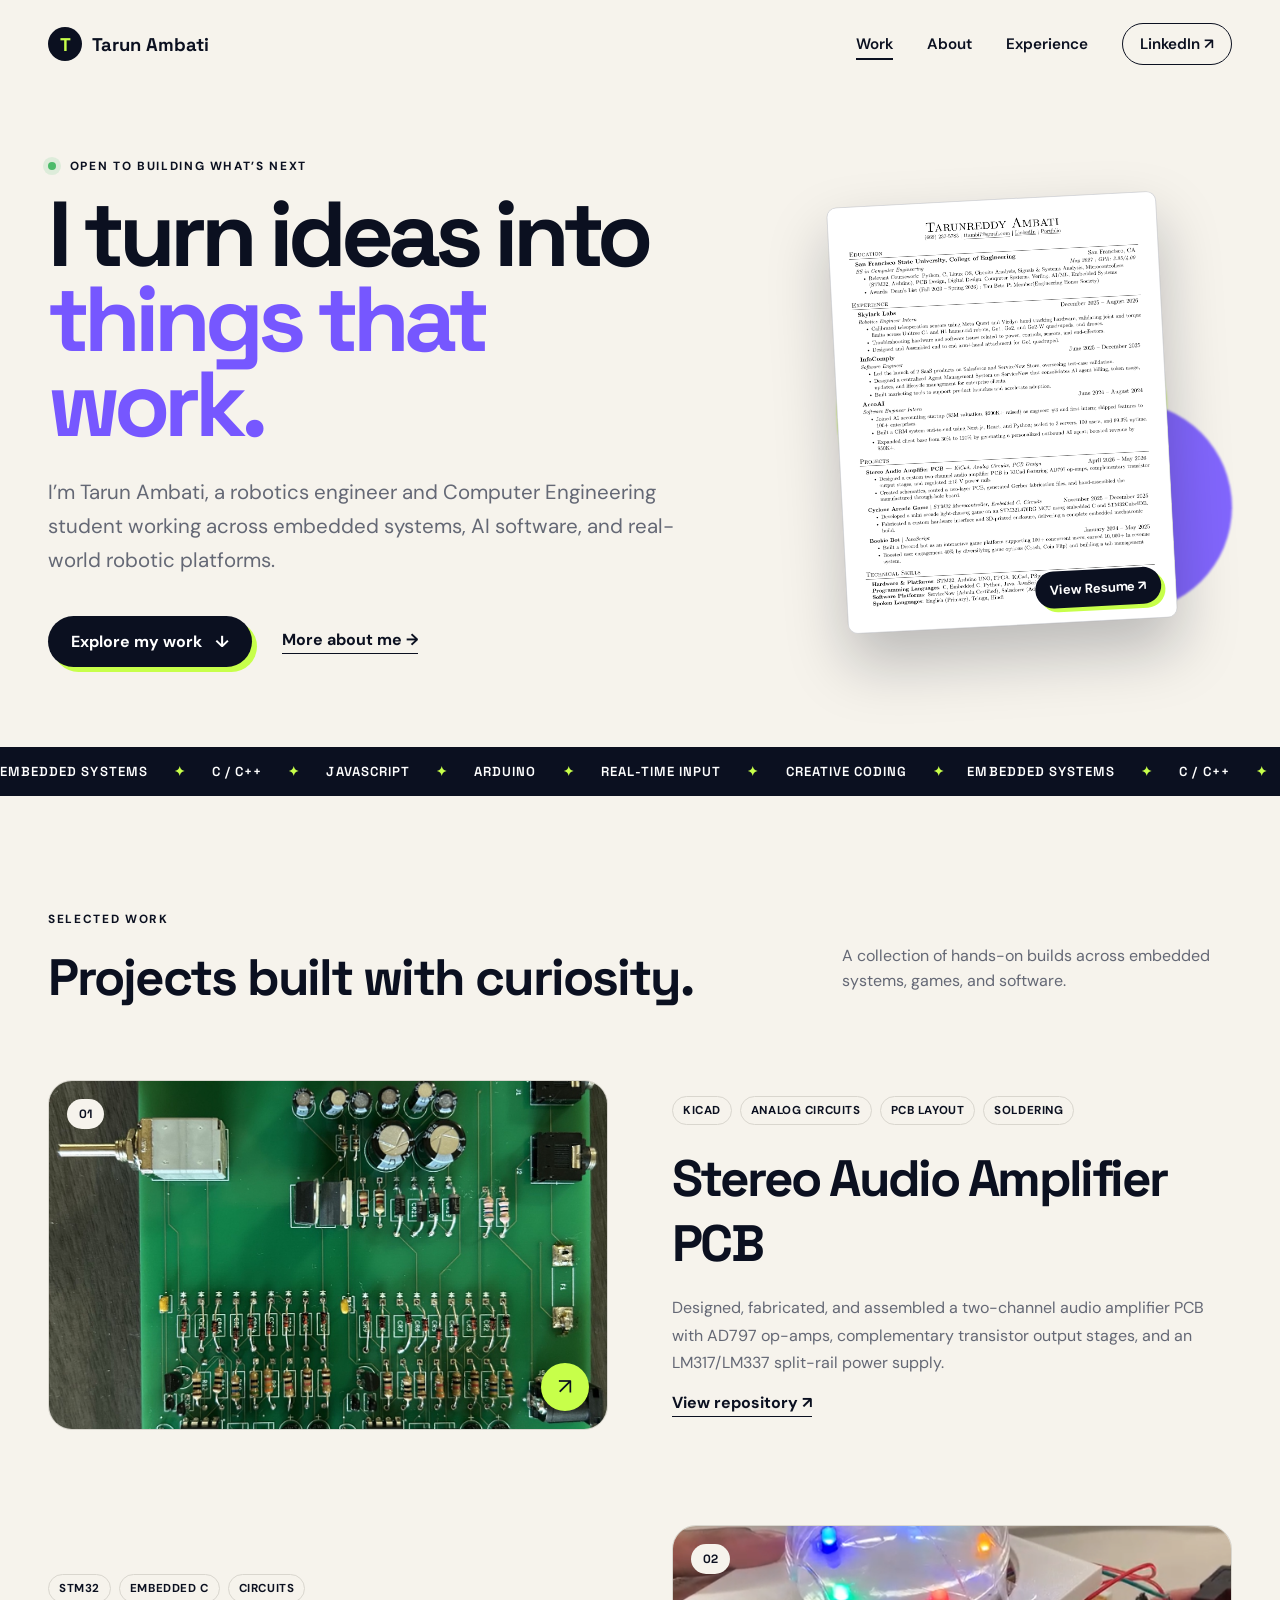
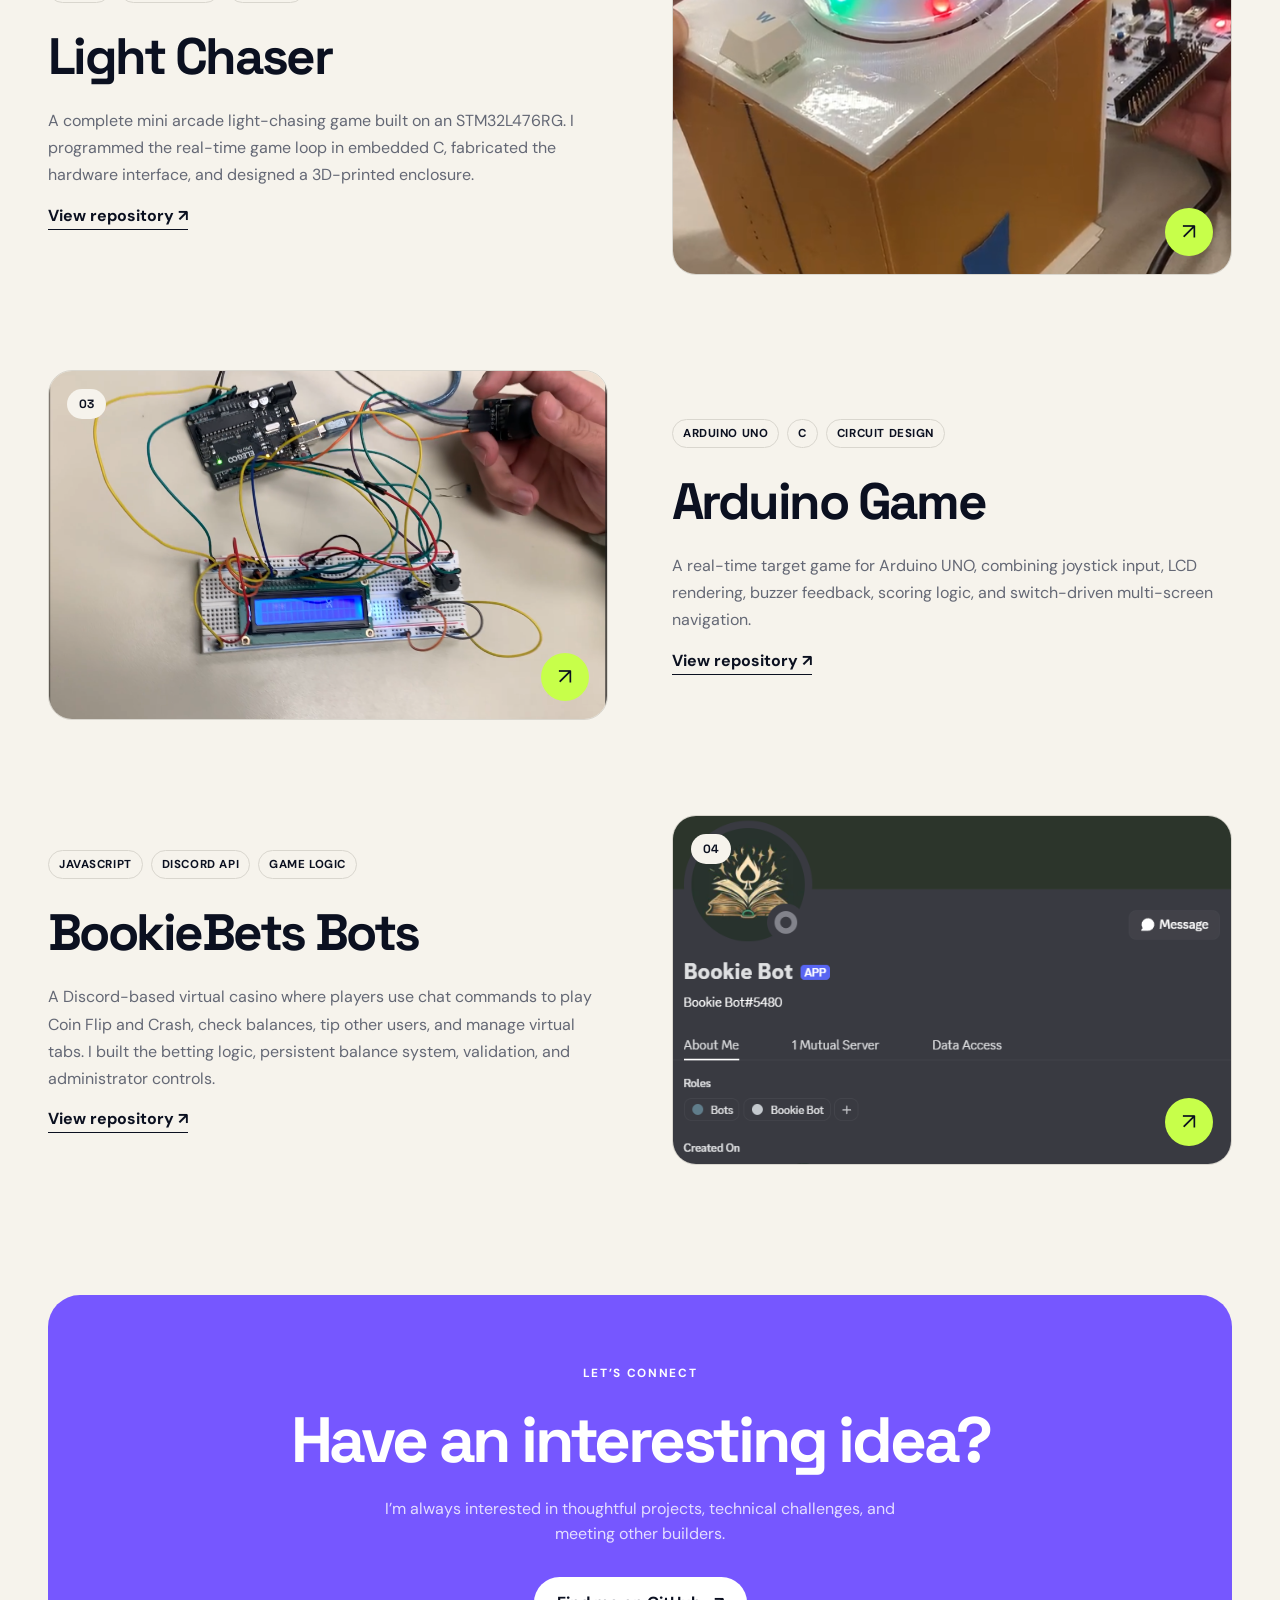
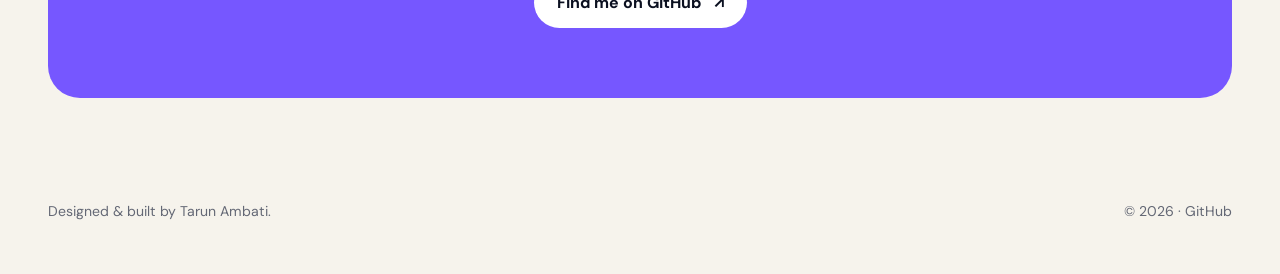
<file: index.html>
<!doctype html>
<html lang="en">
<head>
  <script async src="https://www.googletagmanager.com/gtag/js?id=G-6LQDQ6XBB7"></script>
  <script>
    window.dataLayer = window.dataLayer || [];
    function gtag(){dataLayer.push(arguments);}
    gtag('js', new Date());
    gtag('config', 'G-6LQDQ6XBB7');
  </script>
  <meta charset="utf-8">
  <meta name="viewport" content="width=device-width, initial-scale=1">
  <meta name="description" content="Tarun Ambati's portfolio — robotics, embedded systems, AI software, and hands-on engineering projects.">
  <meta name="theme-color" content="#0b1020">
  <title>Tarun Ambati — Robotics Engineer & Builder</title>
  <link rel="preconnect" href="https://fonts.googleapis.com">
  <link rel="preconnect" href="https://fonts.gstatic.com" crossorigin>
  <link href="https://fonts.googleapis.com/css2?family=DM+Sans:wght@400;500;600;700&family=Space+Grotesk:wght@500;600;700&display=swap" rel="stylesheet">
  <link rel="stylesheet" href="styles.css">
  <link rel="stylesheet" href="project.css">
  <script src="script.js" defer></script>
</head>
<body>
  <a class="skip-link" href="#main">Skip to content</a>
  <header class="site-header">
    <a class="logo" href="index.html" aria-label="Tarun Ambati, home"><span>T</span> Tarun Ambati</a>
    <button class="menu-button" aria-expanded="false" aria-controls="site-nav"><span></span><span></span><span></span><span class="sr-only">Open menu</span></button>
    <nav id="site-nav" class="site-nav" aria-label="Main navigation">
      <a class="active" href="index.html">Work</a>
      <a href="about.html">About</a>
      <a href="resume.html">Experience</a>
      <a class="nav-cta" href="https://www.linkedin.com/in/tarun-ambati/" target="_blank" rel="noreferrer">LinkedIn <span aria-hidden="true">↗</span></a>
    </nav>
  </header>

  <main id="main">
    <section class="hero section-shell">
      <div class="hero-copy reveal">
        <p class="eyebrow"><span class="status-dot"></span> Open to building what’s next</p>
        <h1>I turn ideas into <em>things that work.</em></h1>
        <p class="hero-intro">I’m Tarun Ambati, a robotics engineer and Computer Engineering student working across embedded systems, AI software, and real-world robotic platforms.</p>
        <div class="hero-actions">
          <a class="button button-primary" href="#projects">Explore my work <span aria-hidden="true">↓</span></a>
          <a class="text-link" href="about.html">More about me <span aria-hidden="true">→</span></a>
        </div>
      </div>
      <div class="hero-visual reveal">
        <div class="orb orb-one"></div><div class="orb orb-two"></div>
        <a class="resume-preview" href="Tarun_Ambati_Resume.pdf" target="_blank" rel="noreferrer" aria-label="Open Tarun Ambati's résumé PDF">
          <img src="images/tarun-ambati-resume-preview.png" alt="Preview of Tarun Ambati's résumé">
          <span>View Resume <span aria-hidden="true">↗</span></span>
        </a>
      </div>
    </section>

    <section class="marquee" aria-label="Skills">
      <div class="marquee-track" aria-hidden="true">
        <div class="marquee-content">EMBEDDED SYSTEMS <span>✦</span> C / C++ <span>✦</span> JAVASCRIPT <span>✦</span> ARDUINO <span>✦</span> REAL-TIME INPUT <span>✦</span> CREATIVE CODING <span>✦</span></div>
        <div class="marquee-content">EMBEDDED SYSTEMS <span>✦</span> C / C++ <span>✦</span> JAVASCRIPT <span>✦</span> ARDUINO <span>✦</span> REAL-TIME INPUT <span>✦</span> CREATIVE CODING <span>✦</span></div>
        <div class="marquee-content">EMBEDDED SYSTEMS <span>✦</span> C / C++ <span>✦</span> JAVASCRIPT <span>✦</span> ARDUINO <span>✦</span> REAL-TIME INPUT <span>✦</span> CREATIVE CODING <span>✦</span></div>
        <div class="marquee-content">EMBEDDED SYSTEMS <span>✦</span> C / C++ <span>✦</span> JAVASCRIPT <span>✦</span> ARDUINO <span>✦</span> REAL-TIME INPUT <span>✦</span> CREATIVE CODING <span>✦</span></div>
      </div>
    </section>

    <section id="projects" class="projects-section section-shell">
      <div class="section-heading reveal">
        <div><p class="eyebrow">Selected work</p><h2>Projects built with curiosity.</h2></div>
        <p>A collection of hands-on builds across embedded systems, games, and software.</p>
      </div>

      <div class="project-list">
        <article class="project-card reveal">
          <a class="project-image" href="https://github.com/vypearr/Audio-Amplifier-PCB" target="_blank" rel="noreferrer" aria-label="View Audio Amplifier PCB repository">
            <img class="pcb-project-photo" src="images/audio-amplifier-assembled.jpg" alt="Fabricated stereo audio amplifier PCB with components soldered in place" loading="lazy">
            <span class="project-number">01</span><span class="image-arrow" aria-hidden="true">↗</span>
          </a>
          <div class="project-content">
            <div class="tags"><span>KiCad</span><span>Analog Circuits</span><span>PCB Layout</span><span>Soldering</span></div>
            <h3>Stereo Audio Amplifier PCB</h3>
            <p>Designed, fabricated, and assembled a two-channel audio amplifier PCB with AD797 op-amps, complementary transistor output stages, and an LM317/LM337 split-rail power supply.</p>
            <a class="text-link" href="https://github.com/vypearr/Audio-Amplifier-PCB" target="_blank" rel="noreferrer">View repository <span aria-hidden="true">↗</span></a>
          </div>
        </article>

        <article class="project-card project-card-reverse reveal">
          <a class="project-image" href="https://github.com/vypearr/Light_Chaser" target="_blank" rel="noreferrer" aria-label="View Light Chaser repository">
            <img src="images/light-chaser.png" alt="Light Chaser embedded game project" loading="lazy">
            <span class="project-number">02</span><span class="image-arrow" aria-hidden="true">↗</span>
          </a>
          <div class="project-content">
            <div class="tags"><span>STM32</span><span>Embedded C</span><span>Circuits</span></div>
            <h3>Light Chaser</h3>
            <p>A complete mini arcade light-chasing game built on an STM32L476RG. I programmed the real-time game loop in embedded C, fabricated the hardware interface, and designed a 3D-printed enclosure.</p>
            <a class="text-link" href="https://github.com/vypearr/Light_Chaser" target="_blank" rel="noreferrer">View repository <span aria-hidden="true">↗</span></a>
          </div>
        </article>

        <article class="project-card reveal">
          <a class="project-image" href="https://github.com/vypearr/ArduinoGameProject" target="_blank" rel="noreferrer" aria-label="View Arduino Game repository">
            <img src="images/arduino-game.png" alt="Arduino joystick game project" loading="lazy">
            <span class="project-number">03</span><span class="image-arrow" aria-hidden="true">↗</span>
          </a>
          <div class="project-content">
            <div class="tags"><span>Arduino UNO</span><span>C</span><span>Circuit Design</span></div>
            <h3>Arduino Game</h3>
            <p>A real-time target game for Arduino UNO, combining joystick input, LCD rendering, buzzer feedback, scoring logic, and switch-driven multi-screen navigation.</p>
            <a class="text-link" href="https://github.com/vypearr/ArduinoGameProject" target="_blank" rel="noreferrer">View repository <span aria-hidden="true">↗</span></a>
          </div>
        </article>

        <article class="project-card project-card-reverse reveal">
          <a class="project-image" href="https://github.com/vypearr/BookieBets-Bots" target="_blank" rel="noreferrer" aria-label="View BookieBets Bots repository">
            <img src="images/bookiebets-bots.png" alt="BookieBets Discord bots project" loading="lazy">
            <span class="project-number">04</span><span class="image-arrow" aria-hidden="true">↗</span>
          </a>
          <div class="project-content">
            <div class="tags"><span>JavaScript</span><span>Discord API</span><span>Game Logic</span></div>
            <h3>BookieBets Bots</h3>
            <p>A Discord-based virtual casino where players use chat commands to play Coin Flip and Crash, check balances, tip other users, and manage virtual tabs. I built the betting logic, persistent balance system, validation, and administrator controls.</p>
            <a class="text-link" href="https://github.com/vypearr/BookieBets-Bots" target="_blank" rel="noreferrer">View repository <span aria-hidden="true">↗</span></a>
          </div>
        </article>
      </div>
    </section>

    <section class="contact-banner section-shell reveal">
      <p class="eyebrow">Let’s connect</p>
      <h2>Have an interesting idea?</h2>
      <p>I’m always interested in thoughtful projects, technical challenges, and meeting other builders.</p>
      <a class="button button-light" href="https://github.com/vypearr" target="_blank" rel="noreferrer">Find me on GitHub <span aria-hidden="true">↗</span></a>
    </section>
  </main>

  <footer><p>Designed & built by Tarun Ambati.</p><p>© <span id="year"></span> · <a href="https://github.com/vypearr" target="_blank" rel="noreferrer">GitHub</a></p></footer>
</body>
</html>
</file>
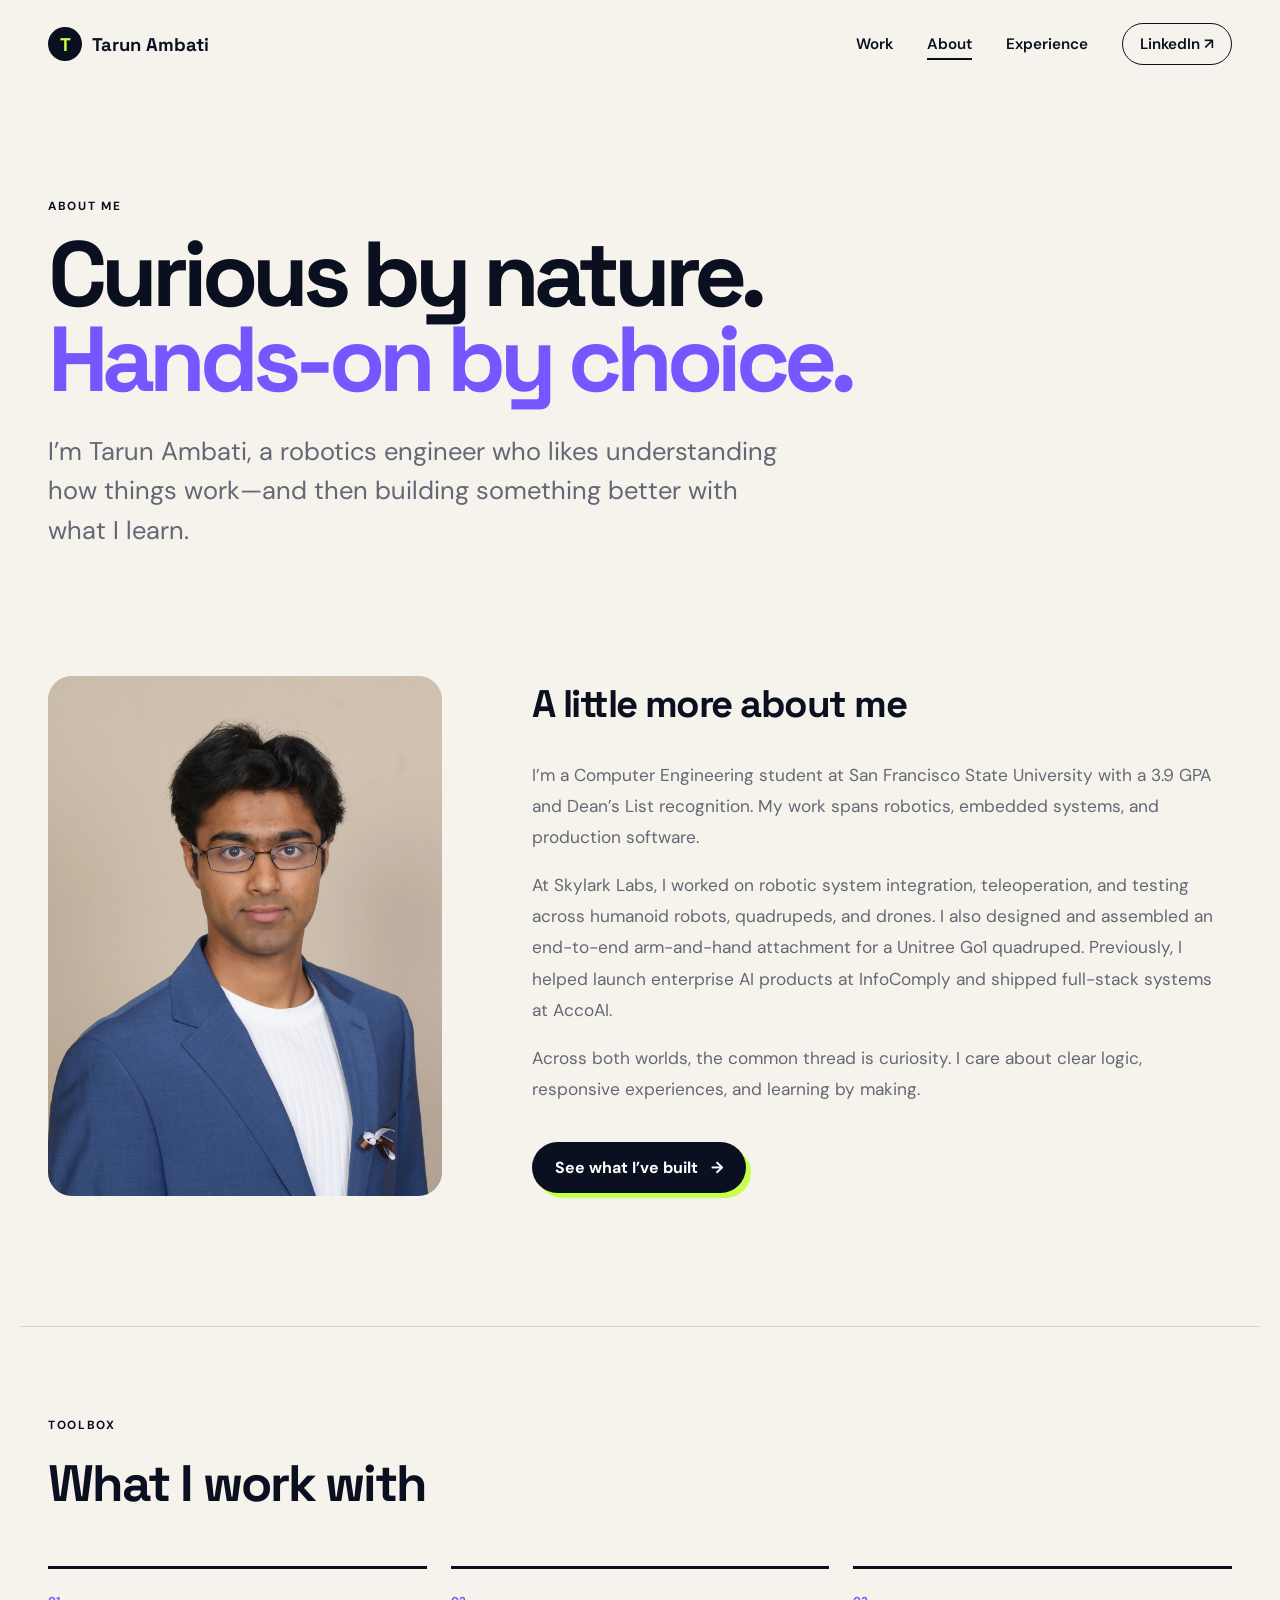
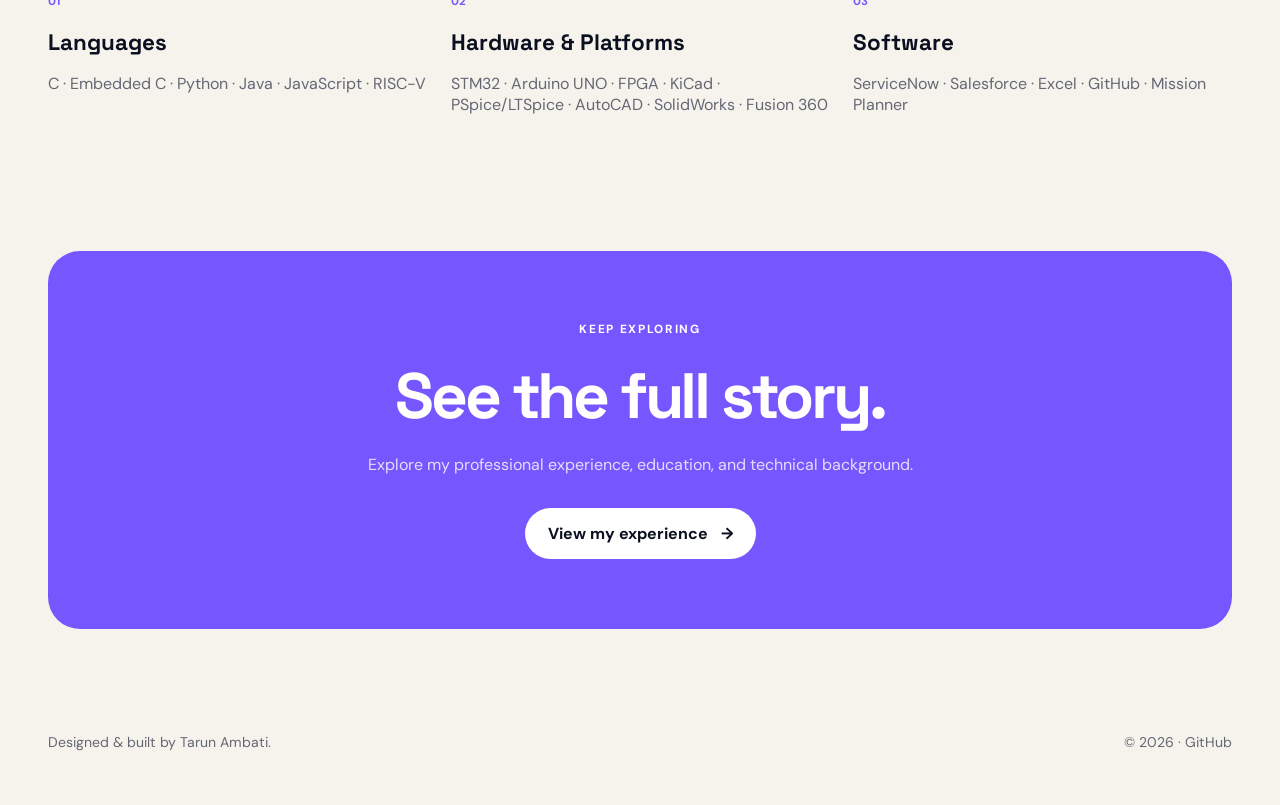
<file: about.html>
<!doctype html>
<html lang="en">
<head>
  <script async src="https://www.googletagmanager.com/gtag/js?id=G-6LQDQ6XBB7"></script>
  <script>
    window.dataLayer = window.dataLayer || [];
    function gtag(){dataLayer.push(arguments);}
    gtag('js', new Date());
    gtag('config', 'G-6LQDQ6XBB7');
  </script>
  <meta charset="utf-8"><meta name="viewport" content="width=device-width, initial-scale=1">
  <meta name="description" content="Learn more about Tarun Ambati, a robotics engineer and hands-on builder."><meta name="theme-color" content="#0b1020">
  <title>About — Tarun Ambati</title>
  <link rel="preconnect" href="https://fonts.googleapis.com"><link rel="preconnect" href="https://fonts.gstatic.com" crossorigin>
  <link href="https://fonts.googleapis.com/css2?family=DM+Sans:wght@400;500;600;700&family=Space+Grotesk:wght@500;600;700&display=swap" rel="stylesheet">
  <link rel="stylesheet" href="styles.css"><link rel="stylesheet" href="about.css"><script src="script.js" defer></script>
</head>
<body>
  <a class="skip-link" href="#main">Skip to content</a>
  <header class="site-header">
    <a class="logo" href="index.html" aria-label="Tarun Ambati, home"><span>T</span> Tarun Ambati</a>
    <button class="menu-button" aria-expanded="false" aria-controls="site-nav"><span></span><span></span><span></span><span class="sr-only">Open menu</span></button>
    <nav id="site-nav" class="site-nav" aria-label="Main navigation"><a href="index.html">Work</a><a class="active" href="about.html">About</a><a href="resume.html">Experience</a><a class="nav-cta" href="https://www.linkedin.com/in/tarun-ambati/" target="_blank" rel="noreferrer">LinkedIn <span aria-hidden="true">↗</span></a></nav>
  </header>
  <main id="main">
    <section class="about-hero section-shell reveal">
      <p class="eyebrow">About me</p>
      <h1>Curious by nature.<br><em>Hands-on by choice.</em></h1>
      <p class="about-lead">I’m Tarun Ambati, a robotics engineer who likes understanding how things work—and then building something better with what I learn.</p>
    </section>
    <section class="about-grid section-shell">
      <figure class="about-portrait profile-portrait reveal">
        <img src="images/tarun-profile.jpg" alt="Portrait of Tarun Ambati" width="2400" height="3000">
      </figure>
      <div class="about-copy reveal">
        <h2>A little more about me</h2>
        <p>I’m a Computer Engineering student at San Francisco State University with a 3.9 GPA and Dean’s List recognition. My work spans robotics, embedded systems, and production software.</p>
        <p>At Skylark Labs, I worked on robotic system integration, teleoperation, and testing across humanoid robots, quadrupeds, and drones. I also designed and assembled an end-to-end arm-and-hand attachment for a Unitree Go1 quadruped. Previously, I helped launch enterprise AI products at InfoComply and shipped full-stack systems at AccoAI.</p>
        <p>Across both worlds, the common thread is curiosity. I care about clear logic, responsive experiences, and learning by making.</p>
        <a class="button button-primary" href="index.html#projects">See what I’ve built <span aria-hidden="true">→</span></a>
      </div>
    </section>
    <section class="skills-section section-shell reveal">
      <div><p class="eyebrow">Toolbox</p><h2>What I work with</h2></div>
      <div class="skill-columns">
        <div><span>01</span><h3>Languages</h3><p>C · Embedded C · Python · Java · JavaScript · RISC-V</p></div>
        <div><span>02</span><h3>Hardware &amp; Platforms</h3><p>STM32 · Arduino UNO · FPGA · KiCad · PSpice/LTSpice · AutoCAD · SolidWorks · Fusion 360</p></div>
        <div><span>03</span><h3>Software</h3><p>ServiceNow · Salesforce · Excel · GitHub · Mission Planner</p></div>
      </div>
    </section>
    <section class="contact-banner section-shell reveal"><p class="eyebrow">Keep exploring</p><h2>See the full story.</h2><p>Explore my professional experience, education, and technical background.</p><a class="button button-light" href="resume.html">View my experience <span aria-hidden="true">→</span></a></section>
  </main>
  <footer><p>Designed & built by Tarun Ambati.</p><p>© <span id="year"></span> · <a href="https://github.com/vypearr" target="_blank" rel="noreferrer">GitHub</a></p></footer>
</body>
</html>
</file>
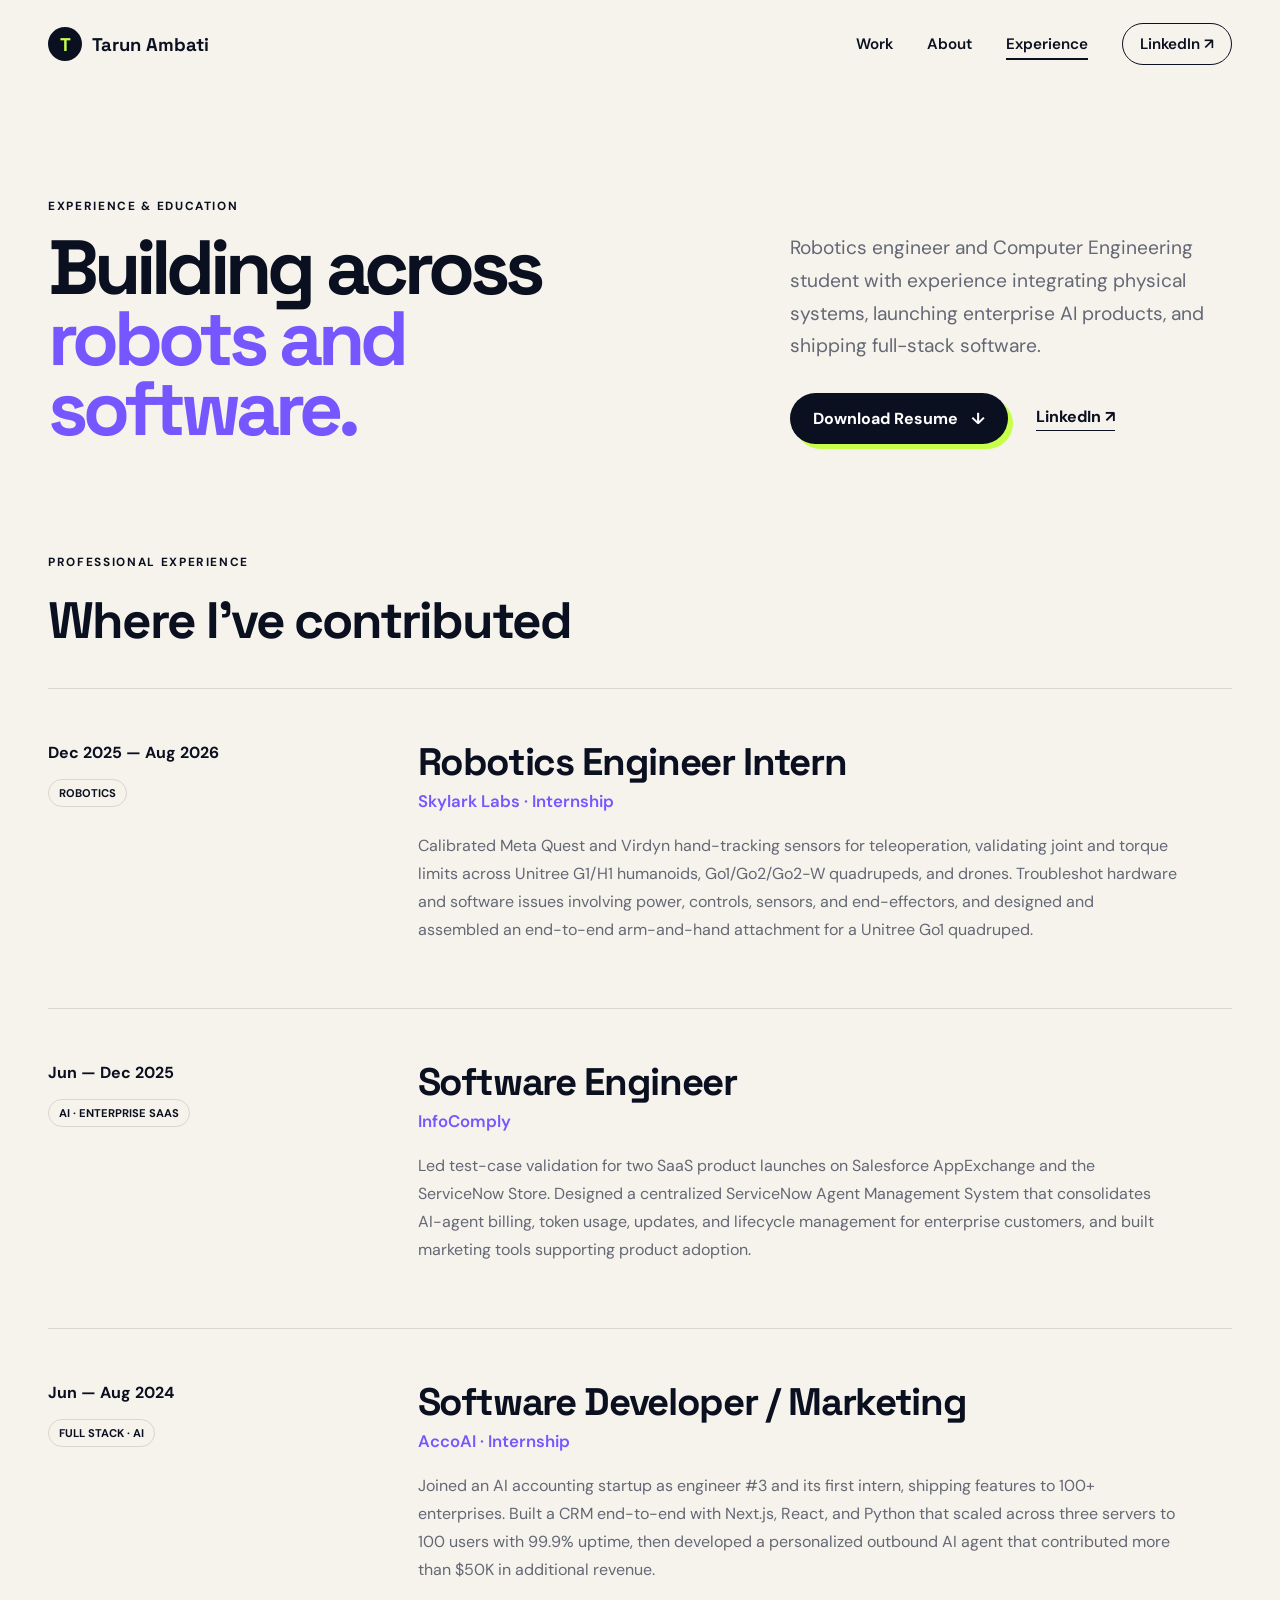
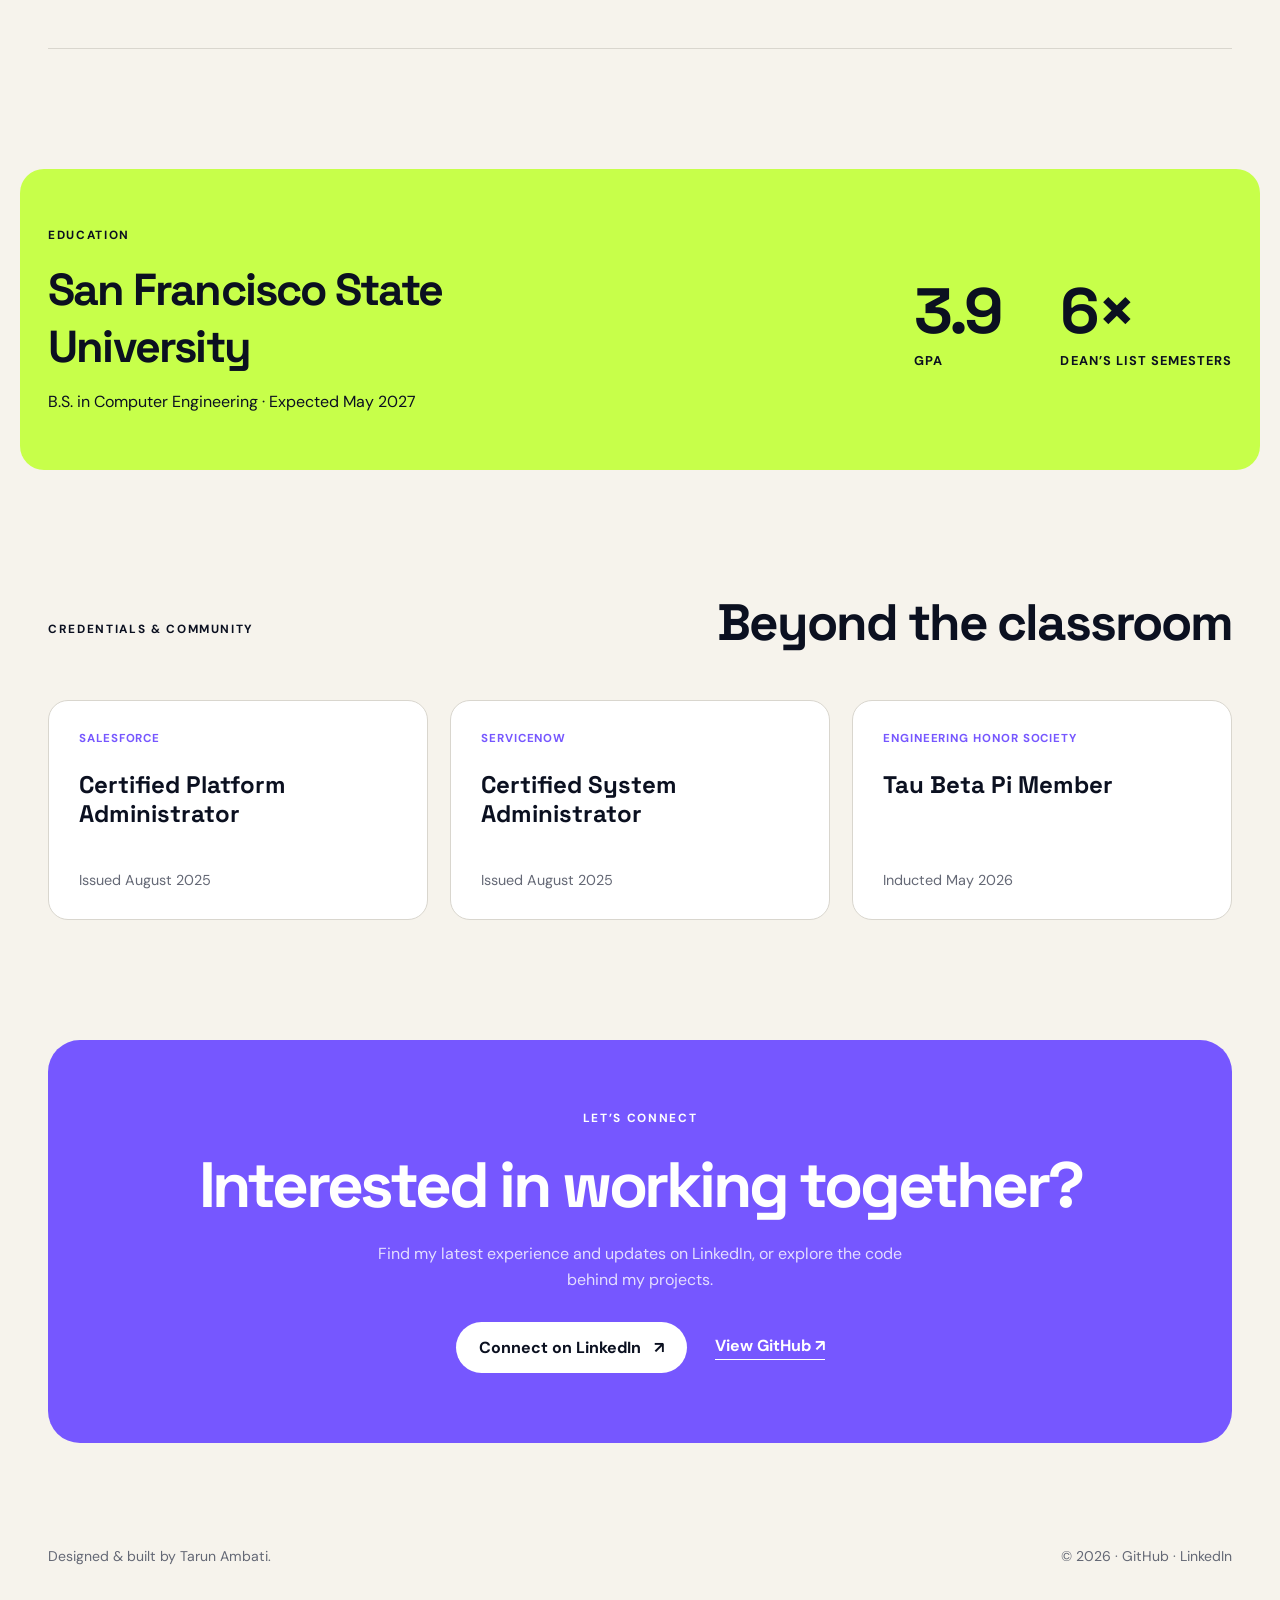
<file: resume.html>
<!doctype html>
<html lang="en">
<head>
  <script async src="https://www.googletagmanager.com/gtag/js?id=G-6LQDQ6XBB7"></script>
  <script>
    window.dataLayer = window.dataLayer || [];
    function gtag(){dataLayer.push(arguments);}
    gtag('js', new Date());
    gtag('config', 'G-6LQDQ6XBB7');
  </script>
  <meta charset="utf-8"><meta name="viewport" content="width=device-width, initial-scale=1">
  <meta name="description" content="Tarun Ambati's engineering experience, education, and technical skills."><meta name="theme-color" content="#0b1020">
  <title>Experience — Tarun Ambati</title>
  <link rel="preconnect" href="https://fonts.googleapis.com"><link rel="preconnect" href="https://fonts.gstatic.com" crossorigin>
  <link href="https://fonts.googleapis.com/css2?family=DM+Sans:wght@400;500;600;700&family=Space+Grotesk:wght@500;600;700&display=swap" rel="stylesheet">
  <link rel="stylesheet" href="styles.css"><link rel="stylesheet" href="resume.css"><link rel="stylesheet" href="credentials.css"><script src="script.js" defer></script>
</head>
<body>
  <a class="skip-link" href="#main">Skip to content</a>
  <header class="site-header">
    <a class="logo" href="index.html" aria-label="Tarun Ambati, home"><span>T</span> Tarun Ambati</a>
    <button class="menu-button" aria-expanded="false" aria-controls="site-nav"><span></span><span></span><span></span><span class="sr-only">Open menu</span></button>
    <nav id="site-nav" class="site-nav" aria-label="Main navigation"><a href="index.html">Work</a><a href="about.html">About</a><a class="active" href="resume.html">Experience</a><a class="nav-cta" href="https://www.linkedin.com/in/tarun-ambati/" target="_blank" rel="noreferrer">LinkedIn <span aria-hidden="true">↗</span></a></nav>
  </header>
  <main id="main">
    <section class="resume-hero section-shell reveal">
      <div><p class="eyebrow">Experience & education</p><h1>Building across <em>robots and software.</em></h1></div>
      <div class="resume-intro"><p>Robotics engineer and Computer Engineering student with experience integrating physical systems, launching enterprise AI products, and shipping full-stack software.</p><div class="resume-actions"><a class="button button-primary" href="Tarun_Ambati_Resume.pdf" download>Download Resume <span aria-hidden="true">↓</span></a><a class="text-link" href="https://www.linkedin.com/in/tarun-ambati/" target="_blank" rel="noreferrer">LinkedIn <span aria-hidden="true">↗</span></a></div></div>
    </section>
    <section class="experience-section section-shell">
      <div class="resume-section-title reveal"><p class="eyebrow">Professional experience</p><h2>Where I’ve contributed</h2></div>
      <div class="timeline">
        <article class="timeline-item reveal"><div class="timeline-meta"><p>Dec 2025 — Aug 2026</p><span>Robotics</span></div><div><h3>Robotics Engineer Intern</h3><h4>Skylark Labs · Internship</h4><p>Calibrated Meta Quest and Virdyn hand-tracking sensors for teleoperation, validating joint and torque limits across Unitree G1/H1 humanoids, Go1/Go2/Go2-W quadrupeds, and drones. Troubleshot hardware and software issues involving power, controls, sensors, and end-effectors, and designed and assembled an end-to-end arm-and-hand attachment for a Unitree Go1 quadruped.</p></div></article>
        <article class="timeline-item reveal"><div class="timeline-meta"><p>Jun — Dec 2025</p><span>AI · Enterprise SaaS</span></div><div><h3>Software Engineer</h3><h4>InfoComply</h4><p>Led test-case validation for two SaaS product launches on Salesforce AppExchange and the ServiceNow Store. Designed a centralized ServiceNow Agent Management System that consolidates AI-agent billing, token usage, updates, and lifecycle management for enterprise customers, and built marketing tools supporting product adoption.</p></div></article>
        <article class="timeline-item reveal"><div class="timeline-meta"><p>Jun — Aug 2024</p><span>Full stack · AI</span></div><div><h3>Software Developer / Marketing</h3><h4>AccoAI · Internship</h4><p>Joined an AI accounting startup as engineer #3 and its first intern, shipping features to 100+ enterprises. Built a CRM end-to-end with Next.js, React, and Python that scaled across three servers to 100 users with 99.9% uptime, then developed a personalized outbound AI agent that contributed more than $50K in additional revenue.</p></div></article>
      </div>
    </section>
    <section class="education-block section-shell reveal">
      <div><p class="eyebrow">Education</p><h2>San Francisco State University</h2><p>B.S. in Computer Engineering · Expected May 2027</p></div>
      <div class="education-stats"><div><strong>3.9</strong><span>GPA</span></div><div><strong>6×</strong><span>Dean’s List semesters</span></div></div>
    </section>
    <section class="credentials-section section-shell reveal">
      <div><p class="eyebrow">Credentials & community</p><h2>Beyond the classroom</h2></div>
      <div class="credential-grid"><article><span>Salesforce</span><h3>Certified Platform Administrator</h3><p>Issued August 2025</p></article><article><span>ServiceNow</span><h3>Certified System Administrator</h3><p>Issued August 2025</p></article><article><span>Engineering honor society</span><h3>Tau Beta Pi Member</h3><p>Inducted May 2026</p></article></div>
    </section>
    <section class="contact-banner section-shell reveal"><p class="eyebrow">Let’s connect</p><h2>Interested in working together?</h2><p>Find my latest experience and updates on LinkedIn, or explore the code behind my projects.</p><div class="banner-actions"><a class="button button-light" href="https://www.linkedin.com/in/tarun-ambati/" target="_blank" rel="noreferrer">Connect on LinkedIn <span aria-hidden="true">↗</span></a><a class="text-link light-link" href="https://github.com/vypearr" target="_blank" rel="noreferrer">View GitHub <span aria-hidden="true">↗</span></a></div></section>
  </main>
  <footer><p>Designed & built by Tarun Ambati.</p><p>© <span id="year"></span> · <a href="https://github.com/vypearr" target="_blank" rel="noreferrer">GitHub</a> · <a href="https://www.linkedin.com/in/tarun-ambati/" target="_blank" rel="noreferrer">LinkedIn</a></p></footer>
</body>
</html>
</file>
<file: styles.css>
:root{--ink:#0b1020;--paper:#f6f3ec;--muted:#646875;--line:#d9d6ce;--lime:#c7ff4a;--violet:#7657ff;--white:#fff;--radius:24px}*{box-sizing:border-box}html{scroll-behavior:smooth}body{margin:0;background:var(--paper);color:var(--ink);font-family:"DM Sans",sans-serif;font-size:16px;overflow-x:hidden}a{color:inherit}img{display:block;max-width:100%}.sr-only{position:absolute;width:1px;height:1px;padding:0;margin:-1px;overflow:hidden;clip:rect(0,0,0,0);white-space:nowrap;border:0}.skip-link{position:fixed;left:1rem;top:-4rem;background:var(--lime);padding:.8rem 1rem;z-index:100;color:var(--ink)}.skip-link:focus{top:1rem}.site-header{height:88px;max-width:1240px;margin:auto;padding:0 28px;display:flex;align-items:center;justify-content:space-between}.logo{font-family:"Space Grotesk",sans-serif;font-size:1.15rem;font-weight:700;text-decoration:none;display:flex;gap:10px;align-items:center}.logo span{display:grid;place-items:center;width:34px;height:34px;border-radius:50%;background:var(--ink);color:var(--lime)}.site-nav{display:flex;align-items:center;gap:34px}.site-nav a{text-decoration:none;font-weight:600;font-size:.95rem;position:relative}.site-nav a:not(.nav-cta)::after{content:"";position:absolute;left:0;right:100%;bottom:-6px;height:2px;background:var(--ink);transition:.2s}.site-nav a:hover::after,.site-nav a.active::after{right:0}.nav-cta{border:1px solid var(--ink);border-radius:999px;padding:10px 17px}.nav-cta:hover{background:var(--ink);color:white}.menu-button{display:none;background:none;border:0;padding:8px}.menu-button>span:not(.sr-only){display:block;width:23px;height:2px;background:var(--ink);margin:5px}.section-shell{max-width:1240px;margin:0 auto;padding-left:28px;padding-right:28px}.hero{min-height:650px;padding-top:70px;padding-bottom:80px;display:grid;grid-template-columns:1.18fr .82fr;align-items:center;gap:60px}.eyebrow{text-transform:uppercase;letter-spacing:.14em;font-size:.74rem;font-weight:700;margin:0 0 18px}.status-dot{display:inline-block;width:8px;height:8px;border-radius:50%;background:#4cbb6a;margin-right:9px;box-shadow:0 0 0 5px rgba(76,187,106,.14)}h1,h2,h3{font-family:"Space Grotesk",sans-serif;margin-top:0}h1{font-size:clamp(3.4rem,7.2vw,6.6rem);line-height:.92;letter-spacing:-.065em;margin-bottom:30px;max-width:820px}h1 em,h2 em{font-style:normal;color:var(--violet)}.hero-intro{font-size:clamp(1.08rem,1.6vw,1.3rem);line-height:1.65;max-width:660px;color:var(--muted)}.hero-actions{display:flex;align-items:center;gap:30px;margin-top:38px}.button{display:inline-flex;gap:13px;align-items:center;text-decoration:none;border-radius:999px;padding:15px 23px;font-weight:700;transition:transform .2s,box-shadow .2s}.button:hover{transform:translateY(-3px)}.button-primary{background:var(--ink);color:white;box-shadow:5px 5px 0 var(--lime)}.button-light{background:white;color:var(--ink)}.text-link{font-weight:700;text-decoration:none;border-bottom:1px solid currentColor;padding-bottom:3px}.hero-visual{height:440px;position:relative;display:grid;place-items:center}.orb{position:absolute;border-radius:50%;filter:blur(1px)}.orb-one{background:var(--lime);width:330px;height:330px}.orb-two{background:var(--violet);width:210px;height:210px;right:0;bottom:20px;opacity:.9}.code-card{position:relative;background:rgba(11,16,32,.94);color:#ddd;border:1px solid rgba(255,255,255,.2);width:min(370px,90%);padding:22px 25px 30px;border-radius:18px;box-shadow:0 30px 60px rgba(11,16,32,.28);transform:rotate(-3deg)}.code-top{display:flex;gap:7px;margin-bottom:27px}.code-top span{width:9px;height:9px;border-radius:50%;background:#ff6b6b}.code-top span:nth-child(2){background:#ffd43b}.code-top span:nth-child(3){background:#69db7c}.code-card code{font-size:.92rem;line-height:1.9}.code-card b{color:#c9b8ff}.code-card i{color:var(--lime);font-style:normal}.code-card q{color:#ffca80}.marquee{background:var(--ink);color:white;padding:16px 0;overflow:hidden;white-space:nowrap;font-family:"Space Grotesk";font-weight:600;letter-spacing:.08em;font-size:.82rem}.marquee div{width:max-content;animation:marquee 24s linear infinite}.marquee span{color:var(--lime);margin:0 22px}@keyframes marquee{to{transform:translateX(-50%)}}.projects-section{padding-top:115px;padding-bottom:130px}.section-heading{display:flex;justify-content:space-between;align-items:flex-end;margin-bottom:70px}.section-heading h2,.skills-section h2{font-size:clamp(2.2rem,4vw,4rem);letter-spacing:-.04em;margin:0}.section-heading>p{max-width:390px;color:var(--muted);line-height:1.6}.project-list{display:flex;flex-direction:column;gap:95px}.project-card{display:grid;grid-template-columns:1.25fr .75fr;gap:65px;align-items:center}.project-card-reverse .project-image{order:2}.project-image{position:relative;border-radius:var(--radius);overflow:hidden;background:#ddd;aspect-ratio:16/10;border:1px solid var(--line)}.project-image img{width:100%;height:100%;object-fit:cover;transition:transform .5s}.project-image:hover img{transform:scale(1.035)}.project-number{position:absolute;left:18px;top:18px;background:var(--paper);border-radius:999px;padding:7px 12px;font:700 .75rem "Space Grotesk"}.image-arrow{position:absolute;right:18px;bottom:18px;width:48px;height:48px;border-radius:50%;display:grid;place-items:center;background:var(--lime);font-size:1.4rem;transition:transform .2s}.project-image:hover .image-arrow{transform:rotate(45deg)}.tags{display:flex;gap:8px;flex-wrap:wrap;margin-bottom:21px}.tags span{border:1px solid var(--line);border-radius:999px;padding:6px 10px;font-size:.72rem;font-weight:700;text-transform:uppercase;letter-spacing:.05em}.project-content h3{font-size:clamp(2rem,4vw,3.6rem);letter-spacing:-.05em;margin-bottom:18px}.project-content>p{color:var(--muted);line-height:1.7}.project-content .stack{font-size:.85rem;color:var(--ink);font-weight:600;margin:24px 0 30px}.contact-banner{background:var(--violet);color:white;border-radius:32px;padding-top:70px;padding-bottom:70px;margin-bottom:70px;text-align:center;max-width:1184px}.contact-banner h2{font-size:clamp(2.4rem,5vw,4.8rem);letter-spacing:-.05em;margin-bottom:15px}.contact-banner>p:not(.eyebrow){max-width:550px;margin:0 auto 30px;line-height:1.6;color:rgba(255,255,255,.8)}footer{max-width:1240px;margin:auto;padding:20px 28px 40px;display:flex;justify-content:space-between;color:var(--muted);font-size:.88rem}footer a{text-decoration:none}.about-hero{padding-top:110px;padding-bottom:100px}.about-hero h1{max-width:1000px}.about-lead{font-size:clamp(1.2rem,2vw,1.6rem);line-height:1.55;max-width:750px;color:var(--muted)}.about-grid{display:grid;grid-template-columns:.72fr 1.28fr;gap:90px;align-items:center;padding-bottom:130px}.about-portrait{height:520px;border-radius:var(--radius);background:var(--lime);position:relative;display:grid;place-items:center;overflow:hidden}.portrait-mark{font:700 16rem/1 "Space Grotesk";color:var(--ink);transform:rotate(-8deg)}.about-portrait p{position:absolute;bottom:22px;left:25px;font:bold .75rem/1.35 "Space Grotesk";letter-spacing:.12em}.about-copy h2{font-size:clamp(2rem,3vw,3rem);letter-spacing:-.04em}.about-copy p{font-size:1.08rem;line-height:1.8;color:var(--muted)}.about-copy .button{margin-top:20px}.skills-section{border-top:1px solid var(--line);padding-top:90px;padding-bottom:120px}.skill-columns{display:grid;grid-template-columns:repeat(3,1fr);gap:24px;margin-top:50px}.skill-columns>div{border-top:3px solid var(--ink);padding-top:20px}.skill-columns span{font-size:.72rem;color:var(--violet);font-weight:700}.skill-columns h3{font-size:1.4rem;margin:18px 0 10px}.skill-columns p{color:var(--muted)}.reveal{opacity:0;transform:translateY(20px);transition:opacity .7s ease,transform .7s ease}.reveal.visible{opacity:1;transform:none}@media(prefers-reduced-motion:reduce){*{scroll-behavior:auto!important;animation:none!important;transition:none!important}.reveal{opacity:1;transform:none}}@media(max-width:820px){.site-header{height:72px}.menu-button{display:block;z-index:12}.site-nav{display:none;position:absolute;top:72px;left:16px;right:16px;background:var(--ink);color:white;padding:26px;border-radius:18px;z-index:11;flex-direction:column;align-items:stretch}.site-nav.open{display:flex}.nav-cta{text-align:center;border-color:white}.hero{grid-template-columns:1fr;padding-top:70px;gap:10px}.hero-visual{height:380px}.section-heading{display:block}.section-heading>p{margin-top:20px}.project-card{grid-template-columns:1fr;gap:30px}.project-card-reverse .project-image{order:0}.about-grid{grid-template-columns:1fr;gap:45px}.about-portrait{height:390px}.skill-columns{grid-template-columns:1fr}.contact-banner{border-radius:0;margin-bottom:30px}}@media(max-width:520px){h1{font-size:3.35rem}.hero{padding-top:45px}.hero-actions{align-items:flex-start;flex-direction:column;gap:22px}.hero-visual{height:330px}.orb-one{width:270px;height:270px}.code-card{font-size:.85rem}.projects-section{padding-top:80px;padding-bottom:90px}.project-list{gap:70px}.project-content h3{font-size:2.4rem}.about-hero{padding-top:70px;padding-bottom:70px}.about-grid{padding-bottom:90px}.portrait-mark{font-size:12rem}footer{display:block}.section-shell{padding-left:20px;padding-right:20px}}
</file>
<file: project.css>
.project-card{
  grid-template-columns:minmax(0,1fr) minmax(0,1fr);
  gap:64px;
}

.project-image,
.project-content{
  min-width:0;
}

.project-image{
  width:100%;
  aspect-ratio:16/10;
}

.project-image img,
.project-image .pcb-project-photo{
  width:100%;
  height:100%;
  object-fit:cover;
  object-position:center;
  padding:0;
}

.project-image .pcb-project-photo{
  background:#112318;
}

.resume-preview{
  position:relative;
  z-index:1;
  width:min(330px,78%);
  aspect-ratio:8.5/11;
  display:block;
  overflow:hidden;
  border:1px solid rgba(11,16,32,.16);
  border-radius:10px;
  background:#fff;
  box-shadow:0 30px 60px rgba(11,16,32,.25);
  transform:rotate(-3deg);
  transition:transform .25s ease,box-shadow .25s ease;
}

.resume-preview:hover,
.resume-preview:focus-visible{
  transform:rotate(-1deg) translateY(-7px);
  box-shadow:0 38px 70px rgba(11,16,32,.3);
}

.resume-preview:focus-visible{
  outline:3px solid var(--ink);
  outline-offset:6px;
}

.resume-preview>img{
  width:100%;
  height:100%;
  object-fit:cover;
}

.resume-preview>span{
  position:absolute;
  right:14px;
  bottom:14px;
  padding:10px 14px;
  border-radius:999px;
  background:var(--ink);
  color:#fff;
  font-weight:700;
  font-size:.82rem;
  box-shadow:4px 4px 0 var(--lime);
}

.marquee .marquee-track{
  display:flex;
  width:max-content;
  animation:marquee-loop 24s linear infinite;
  will-change:transform;
}

.marquee .marquee-content{
  flex:0 0 auto;
  animation:none;
}

.marquee .marquee-content span{
  color:var(--lime);
  margin:0 22px;
}

@keyframes marquee-loop{
  from{transform:translateX(0)}
  to{transform:translateX(-25%)}
}

@media(max-width:820px){
  .project-card{
    grid-template-columns:1fr;
    gap:30px;
  }
}
</file>
<file: about.css>
.profile-portrait{margin:0;background:#ded7cc}.profile-portrait img{width:100%;height:100%;object-fit:cover;object-position:center 24%;transition:transform .5s ease}.profile-portrait:hover img{transform:scale(1.025)}
</file>
<file: resume.css>
.resume-hero{padding-top:110px;padding-bottom:110px;display:grid;grid-template-columns:1.2fr .8fr;gap:80px;align-items:end}.resume-hero h1{font-size:clamp(3.2rem,6vw,5.9rem);margin-bottom:0}.resume-intro>p{font-size:1.2rem;line-height:1.7;color:var(--muted)}.resume-actions,.banner-actions{display:flex;align-items:center;gap:28px;margin-top:30px}.experience-section{padding-bottom:120px}.resume-section-title{border-bottom:1px solid var(--line);padding-bottom:35px}.resume-section-title h2{font-size:clamp(2.2rem,4vw,4rem);letter-spacing:-.04em;margin:0}.timeline-item{display:grid;grid-template-columns:.38fr 1fr;gap:60px;padding:48px 0;border-bottom:1px solid var(--line)}.timeline-meta p{font-weight:700;margin-top:5px}.timeline-meta span{display:inline-block;border:1px solid var(--line);border-radius:999px;padding:6px 10px;font-size:.7rem;font-weight:700;text-transform:uppercase}.timeline-item h3{font-size:clamp(1.7rem,3vw,2.7rem);letter-spacing:-.035em;margin-bottom:4px}.timeline-item h4{font:600 1.05rem "DM Sans";color:var(--violet);margin:0 0 20px}.timeline-item>div:last-child p{color:var(--muted);line-height:1.75;max-width:760px}.education-block{display:grid;grid-template-columns:1fr 1fr;gap:70px;align-items:center;background:var(--lime);border-radius:var(--radius);padding-top:58px;padding-bottom:58px;margin-bottom:120px}.education-block h2{font-size:clamp(2rem,3.5vw,3.4rem);letter-spacing:-.04em;margin-bottom:10px}.education-block>div>p:last-child{margin-bottom:0}.education-stats{display:flex;justify-content:flex-end;gap:60px}.education-stats div{display:flex;flex-direction:column}.education-stats strong{font:700 clamp(3rem,5vw,5rem) "Space Grotesk";letter-spacing:-.06em}.education-stats span{font-size:.8rem;font-weight:700;text-transform:uppercase;letter-spacing:.08em}.light-link{color:white}.banner-actions{justify-content:center}@media(max-width:820px){.resume-hero{grid-template-columns:1fr;gap:35px;padding-top:75px;padding-bottom:85px}.timeline-item{grid-template-columns:1fr;gap:18px}.education-block{grid-template-columns:1fr}.education-stats{justify-content:flex-start}.banner-actions{flex-direction:column}}@media(max-width:520px){.resume-actions{align-items:flex-start;flex-direction:column}.education-stats{gap:35px}.education-block{border-radius:0;margin-bottom:80px}}
</file>
<file: credentials.css>
.credentials-section{padding-bottom:120px}.credentials-section>div:first-child{display:flex;align-items:end;justify-content:space-between;margin-bottom:45px}.credentials-section h2{font-size:clamp(2.2rem,4vw,4rem);letter-spacing:-.04em;margin:0}.credential-grid{display:grid;grid-template-columns:repeat(3,1fr);gap:22px}.credential-grid article{background:white;border:1px solid var(--line);border-radius:20px;padding:30px;min-height:220px;display:flex;flex-direction:column}.credential-grid span{font-size:.72rem;color:var(--violet);font-weight:700;text-transform:uppercase;letter-spacing:.08em}.credential-grid h3{font-size:1.5rem;line-height:1.2;margin:25px 0 auto}.credential-grid p{color:var(--muted);font-size:.9rem;margin-bottom:0}@media(max-width:820px){.credential-grid{grid-template-columns:1fr}.credential-grid article{min-height:180px}}@media(max-width:520px){.credentials-section{padding-bottom:80px}}
</file>
